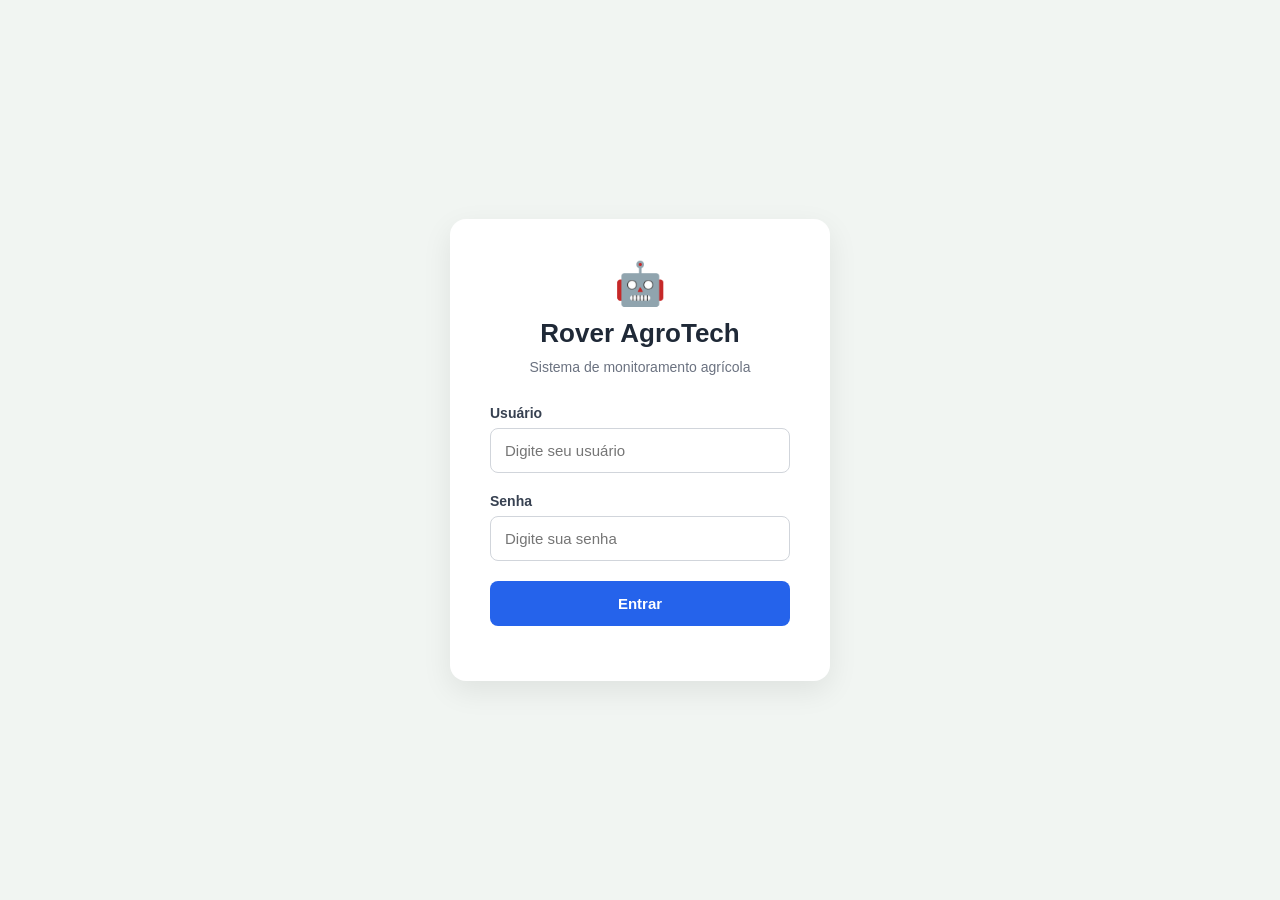
<file: dashboard/login.html>
<!DOCTYPE html>
<html lang="pt-BR">
<head>
    <meta charset="UTF-8">
    <meta name="viewport" content="width=device-width, initial-scale=1.0">

    <title>Login | Rover AgroTech</title>

    <link rel="stylesheet" href="css/login.css">
</head>

<body class="login-page">

    <main class="login-container">

        <section class="login-card">

            <div class="logo">
                <span>🤖</span>
                <h1>Rover AgroTech</h1>
            </div>

            <p class="login-subtitle">
                Sistema de monitoramento agrícola
            </p>

            <form id="loginForm">

                <div class="input-group">
                    <label for="username">Usuário</label>

                    <input
                        type="text"
                        id="username"
                        placeholder="Digite seu usuário"
                        required
                    >
                </div>

                <div class="input-group">
                    <label for="password">Senha</label>

                    <input
                        type="password"
                        id="password"
                        placeholder="Digite sua senha"
                        required
                    >
                </div>

                <button type="submit" class="login-button">
                    Entrar
                </button>

                <p id="loginMessage" class="login-message"></p>

            </form>

        </section>

    </main>

    <script src="js/login.js"></script>

</body>
</html>
</file>
<file: dashboard/css/login.css>
* {
    margin: 0;
    padding: 0;
    box-sizing: border-box;
}

body {
    font-family: Arial, Helvetica, sans-serif;
}

/* =========================
   LOGIN
========================= */

.login-page {
    min-height: 100vh;

    display: flex;
    justify-content: center;
    align-items: center;

    background: #f1f5f2;
}

.login-container {
    width: 100%;
    max-width: 420px;
    padding: 20px;
}

.login-card {
    background: white;

    padding: 40px;

    border-radius: 16px;

    box-shadow: 0 10px 30px rgba(0, 0, 0, 0.08);
}

.logo {
    text-align: center;
    margin-bottom: 10px;
}

.logo span {
    display: block;
    font-size: 42px;
    margin-bottom: 10px;
}

.logo h1 {
    font-size: 26px;
    color: #1f2937;
}

.login-subtitle {
    text-align: center;

    color: #6b7280;

    margin-bottom: 30px;

    font-size: 14px;
}

/* =========================
   INPUTS
========================= */

.input-group {
    margin-bottom: 20px;
}

.input-group label {
    display: block;

    margin-bottom: 7px;

    font-size: 14px;
    font-weight: bold;

    color: #374151;
}

.input-group input {
    width: 100%;

    padding: 13px 14px;

    border: 1px solid #d1d5db;

    border-radius: 8px;

    font-size: 15px;

    outline: none;

    transition: 0.2s;
}

.input-group input:focus {
    border-color: #2563eb;

    box-shadow: 0 0 0 3px rgba(37, 99, 235, 0.1);
}

/* =========================
   BUTTON
========================= */

.login-button {
    width: 100%;

    padding: 14px;

    border: none;

    border-radius: 8px;

    background: #2563eb;

    color: white;

    font-size: 15px;

    font-weight: bold;

    cursor: pointer;

    transition: 0.2s;
}

.login-button:hover {
    background: #1d4ed8;
}

.login-message {
    margin-top: 15px;

    text-align: center;

    font-size: 14px;
}
</file>
<file: dashboard/css/rovers.css>
/* ========================================
   RESET
======================================== */

* {
    margin: 0;
    padding: 0;
    box-sizing: border-box;
}


body {
    font-family: Arial, Helvetica, sans-serif;
    background: #f5f7fa;
    color: #1f2937;
}


/* ========================================
   SIDEBAR
======================================== */

.sidebar {
    position: fixed;
    left: 0;
    top: 0;

    width: 240px;
    height: 100vh;

    background: #111827;

    display: flex;
    flex-direction: column;

    padding: 24px 16px;
}


.sidebar-logo {
    display: flex;
    align-items: center;
    gap: 12px;

    color: white;

    margin-bottom: 40px;
}


.logo-icon {
    font-size: 32px;
}


.sidebar-logo h2 {
    font-size: 20px;
}


.sidebar-logo span {
    font-size: 13px;
    color: #9ca3af;
}


/* ========================================
   MENU
======================================== */

.menu {
    display: flex;
    flex-direction: column;
    gap: 8px;
}


.menu-item {
    display: flex;
    align-items: center;

    gap: 12px;

    padding: 12px 14px;

    color: #d1d5db;

    text-decoration: none;

    border-radius: 8px;

    transition: 0.2s;
}


.menu-item:hover {
    background: #1f2937;
    color: white;
}


.menu-item.active {
    background: #2563eb;
    color: white;
}


/* ========================================
   SIDEBAR FOOTER
======================================== */

.sidebar-footer {
    margin-top: auto;
}


#logoutButton {
    width: 100%;

    padding: 12px;

    border: none;
    border-radius: 8px;

    background: #1f2937;

    color: #d1d5db;

    cursor: pointer;

    font-size: 14px;
}


#logoutButton:hover {
    background: #374151;
    color: white;
}


/* ========================================
   CONTEÚDO
======================================== */

.main-content {
    margin-left: 240px;

    padding: 32px;

    min-height: 100vh;
}


/* ========================================
   TOPBAR
======================================== */

.topbar {
    display: flex;

    justify-content: space-between;
    align-items: center;

    margin-bottom: 32px;
}


.topbar h1 {
    font-size: 30px;
    margin-bottom: 6px;
}


.topbar p {
    color: #6b7280;
}


/* ========================================
   STATUS
======================================== */

.status-indicator {
    display: flex;
    align-items: center;

    gap: 8px;

    font-size: 14px;
}


.status-indicator span {
    width: 9px;
    height: 9px;

    background: #22c55e;

    border-radius: 50%;
}


/* ========================================
   CABEÇALHO DA PÁGINA
======================================== */

.page-header {
    display: flex;

    justify-content: space-between;
    align-items: center;

    margin-bottom: 24px;
}


.page-header h2 {
    margin-bottom: 5px;
}


.page-header p {
    color: #6b7280;
}


/* ========================================
   BOTÃO
======================================== */

.btn-secondary {
    border: none;

    padding: 11px 16px;

    border-radius: 8px;

    background: #e5e7eb;

    color: #111827;

    cursor: pointer;

    font-weight: 600;
}


.btn-secondary:hover {
    background: #d1d5db;
}


/* ========================================
   MENSAGEM
======================================== */

.message {
    margin-bottom: 20px;
}


/* ========================================
   ROVERS
======================================== */

.rovers-container {
    display: grid;

    grid-template-columns:
        repeat(
            auto-fit,
            minmax(280px, 1fr)
        );

    gap: 20px;
}


/* ========================================
   LOADING
======================================== */

.loading {
    color: #6b7280;

    padding: 30px;
}


/* ========================================
   CARD DO ROVER
======================================== */

.rover-card {
    background: white;

    border-radius: 12px;

    padding: 22px;

    box-shadow:
        0 2px 10px rgba(0, 0, 0, 0.06);
}


.rover-card-header {
    display: flex;

    justify-content: space-between;
    align-items: center;

    margin-bottom: 20px;
}


.rover-card h3 {
    font-size: 20px;
}


.rover-status {
    font-size: 13px;

    padding: 5px 9px;

    border-radius: 20px;

    background: #dcfce7;

    color: #166534;
}


.rover-info {
    display: flex;

    flex-direction: column;

    gap: 12px;
}


.rover-info-item {
    display: flex;

    justify-content: space-between;

    color: #6b7280;
}


.rover-info-item strong {
    color: #111827;
}


/* ========================================
   RESPONSIVO
======================================== */

@media (max-width: 768px) {

    .sidebar {
        width: 200px;
    }


    .main-content {
        margin-left: 200px;

        padding: 20px;
    }


    .topbar {
        align-items: flex-start;

        gap: 20px;
    }

}
</file>
